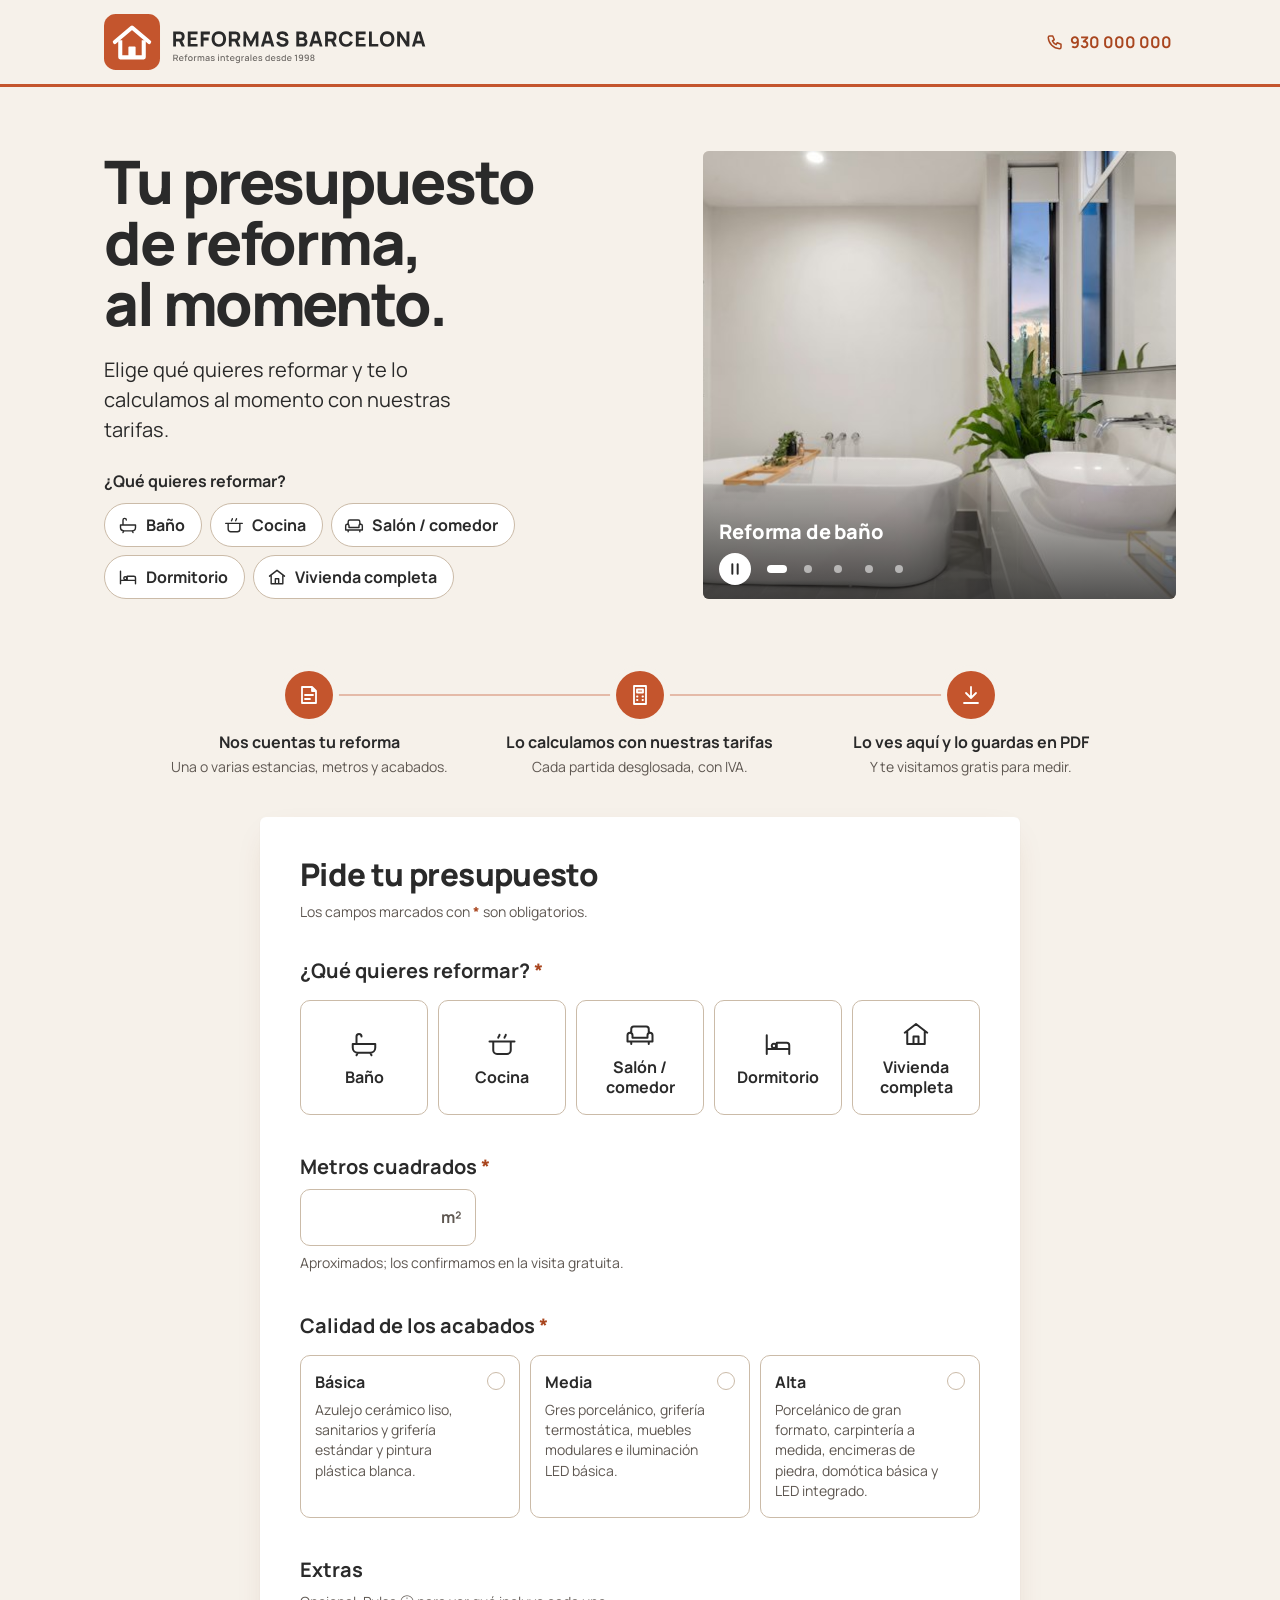
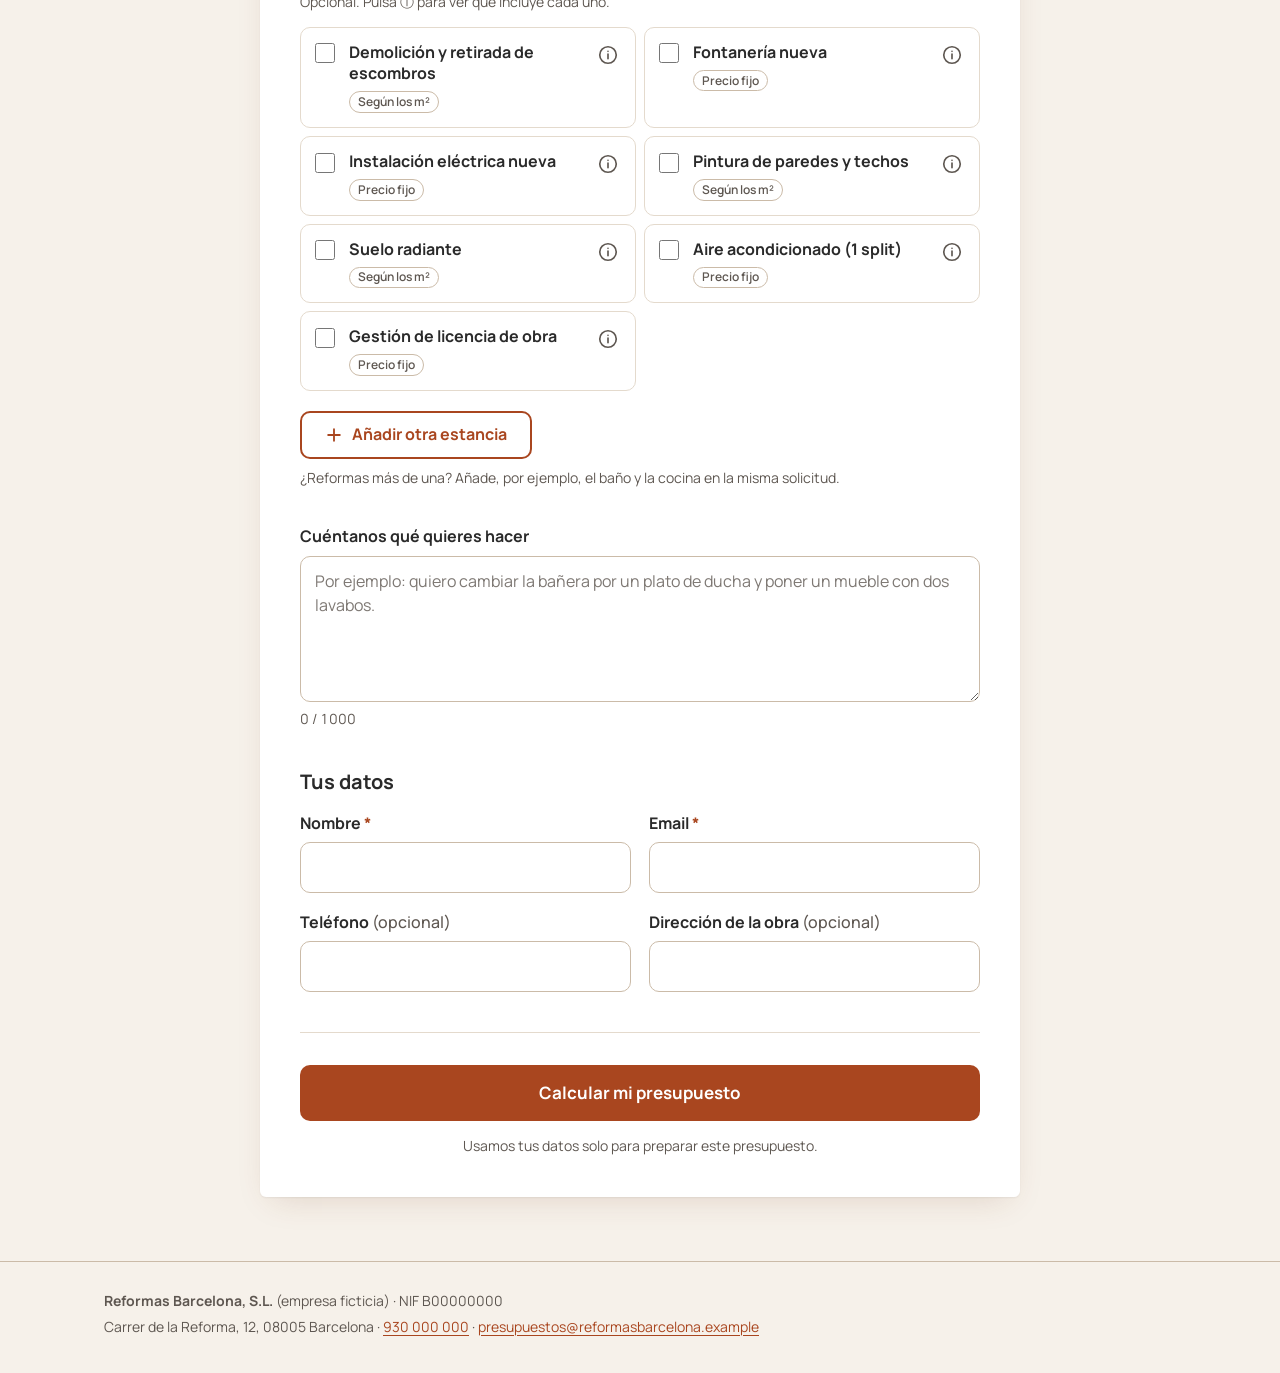
<file: web/index.html>
<!doctype html>
<html lang="es">
<head>
  <meta charset="utf-8">
  <meta name="viewport" content="width=device-width, initial-scale=1">
  <title>Pide tu presupuesto · Reformas Barcelona</title>
  <meta name="description" content="Pide el presupuesto de tu reforma en Barcelona y recíbelo al momento, calculado con nuestras tarifas.">
  <meta name="theme-color" content="#C4552D">
  <link rel="icon" href="assets/favicon.svg" type="image/svg+xml">
  <link rel="preconnect" href="https://fonts.googleapis.com">
  <link rel="preconnect" href="https://fonts.gstatic.com" crossorigin>
  <link href="https://fonts.googleapis.com/css2?family=Manrope:wght@400;500;600;700;800&display=swap" rel="stylesheet">
  <link rel="stylesheet" href="styles.css">
</head>
<body>
  <a class="saltar" href="#formulario">Ir al formulario</a>

  <header class="sitio-cabecera">
    <div class="contenedor sitio-cabecera__fila">
      <a class="marca" href="./">
        <img class="marca__logo" src="assets/reformas-barcelona-logo.svg" alt="Reformas Barcelona · Reformas integrales desde 1998" width="724" height="124">
      </a>
      <a class="sitio-cabecera__tel" href="tel:+34930000000" aria-label="Llámanos al 930 000 000">
        <svg aria-hidden="true" viewBox="0 0 24 24" width="18" height="18"><path d="M5 4h4l2 5-2.5 1.5a11 11 0 0 0 5 5L15 13l5 2v4a2 2 0 0 1-2 2A16 16 0 0 1 3 6a2 2 0 0 1 2-2" fill="none" stroke="currentColor" stroke-width="2" stroke-linejoin="round"/></svg>
        <span class="sitio-cabecera__numero" aria-hidden="true">930 000 000</span>
      </a>
    </div>
  </header>

  <main id="contenido">
    <section class="portada" aria-labelledby="portada-titulo">
      <div class="contenedor portada__rejilla">
        <div class="portada__texto">
          <h1 id="portada-titulo">Tu presupuesto de reforma, al momento.</h1>
          <p class="portada__entradilla">Elige qué quieres reformar y te lo calculamos al momento con nuestras tarifas.</p>
          <div class="atajos">
            <p class="atajos__titulo" id="atajos-titulo">¿Qué quieres reformar?</p>
            <ul class="atajos__lista" aria-labelledby="atajos-titulo">
              <li><button type="button" class="atajo" data-estancia="bano"><svg aria-hidden="true" viewBox="0 0 24 24"><path d="M3 12h18v3a4 4 0 0 1-4 4H7a4 4 0 0 1-4-4zM6 12V6a2 2 0 0 1 4 0M7 19l-1 2M17 19l1 2"/></svg>Baño</button></li>
              <li><button type="button" class="atajo" data-estancia="cocina"><svg aria-hidden="true" viewBox="0 0 24 24"><path d="M5 10h14v7a3 3 0 0 1-3 3H8a3 3 0 0 1-3-3zM2 10h3M19 10h3M9 7c0-1.2 1-1.2 1-2.5M14 7c0-1.2 1-1.2 1-2.5"/></svg>Cocina</button></li>
              <li><button type="button" class="atajo" data-estancia="salon"><svg aria-hidden="true" viewBox="0 0 24 24"><path d="M5 11V8a2 2 0 0 1 2-2h10a2 2 0 0 1 2 2v3M2 13a2 2 0 0 1 4 0v2h12v-2a2 2 0 0 1 4 0v5H2zM5 18v2M19 18v2"/></svg>Salón / comedor</button></li>
              <li><button type="button" class="atajo" data-estancia="dormitorio"><svg aria-hidden="true" viewBox="0 0 24 24"><path d="M3 5v15M3 16h18M21 20v-7a2 2 0 0 0-2-2h-8v5M7 13.5a1.75 1.75 0 1 0 0-.01"/></svg>Dormitorio</button></li>
              <li><button type="button" class="atajo" data-estancia="vivienda"><svg aria-hidden="true" viewBox="0 0 24 24"><path d="M3 11l9-7 9 7M5 9.5V20h14V9.5M10 20v-6h4v6"/></svg>Vivienda completa</button></li>
            </ul>
          </div>
        </div>
        <section class="portada__obras" id="obras" aria-roledescription="carrusel" aria-label="Obras terminadas">
          <ul class="obras__lista" aria-live="off">
            <li class="obra obra--visible" id="obra-1" role="group" aria-roledescription="diapositiva" aria-label="1 de 5: Reforma de baño">
              <img src="assets/obras/bano-1200.jpg" srcset="assets/obras/bano-600.jpg 600w, assets/obras/bano-1200.jpg 1200w" sizes="(min-width: 860px) 46vw, 100vw" width="1200" height="900" alt="Baño reformado con bañera exenta blanca, lavabo sobre encimera y una planta junto a la ventana." fetchpriority="high">
              <p class="obra__pie"><span class="obra__titulo">Reforma de baño</span></p>
            </li>
            <li class="obra" id="obra-2" role="group" aria-roledescription="diapositiva" aria-label="2 de 5: Reforma de cocina" inert>
              <img src="assets/obras/cocina-1200.jpg" srcset="assets/obras/cocina-600.jpg 600w, assets/obras/cocina-1200.jpg 1200w" sizes="(min-width: 860px) 46vw, 100vw" width="1200" height="900" alt="Cocina reformada con muebles claros sin tiradores, isla y un gran ventanal al jardín." loading="lazy">
              <p class="obra__pie"><span class="obra__titulo">Reforma de cocina</span></p>
            </li>
            <li class="obra" id="obra-3" role="group" aria-roledescription="diapositiva" aria-label="3 de 5: Reforma de salón" inert>
              <img src="assets/obras/salon-1200.jpg" srcset="assets/obras/salon-600.jpg 600w, assets/obras/salon-1200.jpg 1200w" sizes="(min-width: 860px) 46vw, 100vw" width="1200" height="900" alt="Salón luminoso en tonos crema con sofá blanco, butaca y dos espejos redondos de fibra." loading="lazy">
              <p class="obra__pie"><span class="obra__titulo">Reforma de salón</span></p>
            </li>
            <li class="obra" id="obra-4" role="group" aria-roledescription="diapositiva" aria-label="4 de 5: Reforma de dormitorio" inert>
              <img src="assets/obras/dormitorio-1200.jpg" srcset="assets/obras/dormitorio-600.jpg 600w, assets/obras/dormitorio-1200.jpg 1200w" sizes="(min-width: 860px) 46vw, 100vw" width="1200" height="900" alt="Dormitorio con cabecero tapizado, suelo de madera y ventanas altas que dan luz natural." loading="lazy">
              <p class="obra__pie"><span class="obra__titulo">Reforma de dormitorio</span></p>
            </li>
            <li class="obra" id="obra-5" role="group" aria-roledescription="diapositiva" aria-label="5 de 5: Reforma de vivienda completa" inert>
              <img src="assets/obras/vivienda-1200.jpg" srcset="assets/obras/vivienda-600.jpg 600w, assets/obras/vivienda-1200.jpg 1200w" sizes="(min-width: 860px) 46vw, 100vw" width="1200" height="900" alt="Piso reformado con salón, comedor y cocina abiertos, techos altos y balcón a la calle." loading="lazy">
              <p class="obra__pie"><span class="obra__titulo">Reforma de vivienda completa</span></p>
            </li>
          </ul>
          <div class="obras__controles">
            <button type="button" class="obras__pausa" id="obras-pausa" aria-label="Pausar el pase de fotos">
              <svg class="icono-pausa" aria-hidden="true" viewBox="0 0 24 24" width="16" height="16"><path d="M8 5v14M16 5v14" stroke="currentColor" stroke-width="3" stroke-linecap="round"/></svg>
              <svg class="icono-play" aria-hidden="true" viewBox="0 0 24 24" width="16" height="16"><path d="M8 5l11 7-11 7z" fill="currentColor"/></svg>
            </button>
            <div class="obras__puntos">
              <button type="button" class="obras__punto" data-obra="0" aria-controls="obra-1" aria-label="Ver reforma de baño" aria-current="true"></button>
              <button type="button" class="obras__punto" data-obra="1" aria-controls="obra-2" aria-label="Ver reforma de cocina"></button>
              <button type="button" class="obras__punto" data-obra="2" aria-controls="obra-3" aria-label="Ver reforma de salón"></button>
              <button type="button" class="obras__punto" data-obra="3" aria-controls="obra-4" aria-label="Ver reforma de dormitorio"></button>
              <button type="button" class="obras__punto" data-obra="4" aria-controls="obra-5" aria-label="Ver reforma de vivienda completa"></button>
            </div>
          </div>
        </section>
      </div>
    </section>

    <section class="pasos-franja" aria-labelledby="pasos-titulo">
      <div class="contenedor">
        <h2 class="sr" id="pasos-titulo">Así funciona</h2>
        <ol class="pasos">
          <li class="paso">
            <span class="paso__icono"><svg aria-hidden="true" viewBox="0 0 24 24"><path d="M5 4h10l4 4v12H5zM15 4v4h4M8 12h8M8 16h5"/></svg></span>
            <strong class="paso__titulo">Nos cuentas tu reforma</strong>
            <span class="paso__detalle">Una o varias estancias, metros y acabados.</span>
          </li>
          <li class="paso">
            <span class="paso__icono"><svg aria-hidden="true" viewBox="0 0 24 24"><path d="M6 3h12v18H6zM9 6.5h6v3H9zM9 13.5h.5M14.5 13.5h.5M9 17h.5M14.5 17h.5"/></svg></span>
            <strong class="paso__titulo">Lo calculamos con nuestras tarifas</strong>
            <span class="paso__detalle">Cada partida desglosada, con IVA.</span>
          </li>
          <li class="paso">
            <span class="paso__icono"><svg aria-hidden="true" viewBox="0 0 24 24"><path d="M12 4v11M7 10l5 5 5-5M5 20h14"/></svg></span>
            <strong class="paso__titulo">Lo ves aquí y lo guardas en PDF</strong>
            <span class="paso__detalle">Y te visitamos gratis para medir.</span>
          </li>
        </ol>
      </div>
    </section>

    <div class="contenedor zona-formulario" id="zona-formulario">
      <section class="hoja hoja--formulario" id="formulario" aria-labelledby="formulario-titulo">
        <h2 id="formulario-titulo" tabindex="-1">Pide tu presupuesto</h2>
        <p class="ayuda">Los campos marcados con <span class="obligatorio" aria-hidden="true">*</span><span class="sr">asterisco</span> son obligatorios.</p>

        <form id="form-presupuesto" novalidate>
          <fieldset class="form__campos" id="form-campos">

            <div class="estancias" id="estancias"></div>

            <div class="anadir-estancia">
              <button type="button" class="boton boton--secundario" id="boton-anadir-estancia">
                <svg aria-hidden="true" viewBox="0 0 24 24" width="20" height="20"><path d="M12 5v14M5 12h14"/></svg>
                Añadir otra estancia
              </button>
              <p class="ayuda" id="ayuda-anadir"></p>
              <p class="sr" id="aviso-estancias" aria-live="polite"></p>
            </div>

            <div class="campo">
              <label for="descripcion">Cuéntanos qué quieres hacer</label>
              <textarea id="descripcion" name="descripcion" rows="5" maxlength="1000" aria-describedby="contador-descripcion" placeholder="Por ejemplo: quiero cambiar la bañera por un plato de ducha y poner un mueble con dos lavabos."></textarea>
              <div class="campo__pie">
                <p class="ayuda contador" id="contador-descripcion">0 / 1000</p>
              </div>
            </div>

            <fieldset class="grupo grupo--datos">
              <legend class="grupo__titulo">Tus datos</legend>
              <div class="datos">
                <div class="campo">
                  <label for="nombre">Nombre <span class="obligatorio" aria-hidden="true">*</span></label>
                  <input id="nombre" name="nombre" type="text" autocomplete="name" maxlength="100" required aria-describedby="error-nombre">
                  <p class="campo__error" id="error-nombre" hidden></p>
                </div>
                <div class="campo">
                  <label for="email">Email <span class="obligatorio" aria-hidden="true">*</span></label>
                  <input id="email" name="email" type="email" autocomplete="email" inputmode="email" maxlength="150" required aria-describedby="error-email">
                  <p class="campo__error" id="error-email" hidden></p>
                </div>
                <div class="campo">
                  <label for="telefono">Teléfono <span class="opcional">(opcional)</span></label>
                  <input id="telefono" name="telefono" type="tel" autocomplete="tel" maxlength="20">
                </div>
                <div class="campo">
                  <label for="direccion">Dirección de la obra <span class="opcional">(opcional)</span></label>
                  <input id="direccion" name="direccion" type="text" autocomplete="street-address" maxlength="200">
                </div>
              </div>
            </fieldset>
          </fieldset>

          <div class="form__envio">
            <div class="aviso aviso--error" id="aviso-error" role="alert" hidden></div>
            <div class="cargando" id="cargando" aria-live="polite"></div>
            <button class="boton boton--primario boton--grande" type="submit" id="boton-enviar">Calcular mi presupuesto</button>
            <p class="ayuda">Usamos tus datos solo para preparar este presupuesto.</p>
          </div>
        </form>
      </section>
    </div>

    <section class="contenedor zona-presupuesto" id="zona-presupuesto" hidden aria-label="Tu presupuesto">
      <div class="acciones no-imprimir">
        <button class="boton boton--primario" type="button" id="boton-pdf">Descargar en PDF</button>
        <button class="boton boton--secundario" type="button" id="boton-otro">Pedir otro presupuesto</button>
      </div>
      <article class="hoja hoja--presupuesto" id="presupuesto"></article>
    </section>
  </main>

  <footer class="sitio-pie">
    <div class="contenedor">
      <p><strong>Reformas Barcelona, S.L.</strong> (empresa ficticia) · NIF B00000000</p>
      <p>Carrer de la Reforma, 12, 08005 Barcelona · <a href="tel:+34930000000">930 000 000</a> · <a href="mailto:presupuestos@reformasbarcelona.example">presupuestos@reformasbarcelona.example</a></p>
    </div>
  </footer>

  <!-- Bloque de una estancia. app.js lo clona y cambia __N__ por el número del bloque. -->
  <template id="plantilla-estancia">
    <section class="bloque-estancia" aria-labelledby="titulo-estancia-__N__">
      <div class="bloque-estancia__cabecera">
        <h3 class="bloque-estancia__titulo" id="titulo-estancia-__N__" tabindex="-1">Estancia</h3>
        <button type="button" class="bloque-estancia__quitar">
          <svg aria-hidden="true" viewBox="0 0 24 24" width="16" height="16"><path d="M6 6l12 12M18 6L6 18"/></svg>
          Quitar
        </button>
      </div>

      <fieldset class="grupo" id="grupo-estancia-__N__" aria-describedby="error-estancia-__N__">
        <legend class="grupo__titulo">¿Qué quieres reformar? <span class="obligatorio" aria-hidden="true">*</span></legend>
        <div class="opciones opciones--estancia">
          <label class="opcion">
            <input type="radio" name="estancia-__N__" value="bano" required>
            <svg class="opcion__icono" aria-hidden="true" viewBox="0 0 24 24"><path d="M3 12h18v3a4 4 0 0 1-4 4H7a4 4 0 0 1-4-4zM6 12V6a2 2 0 0 1 4 0M7 19l-1 2M17 19l1 2"/></svg>
            <span class="opcion__nombre">Baño</span>
          </label>
          <label class="opcion">
            <input type="radio" name="estancia-__N__" value="cocina">
            <svg class="opcion__icono" aria-hidden="true" viewBox="0 0 24 24"><path d="M5 10h14v7a3 3 0 0 1-3 3H8a3 3 0 0 1-3-3zM2 10h3M19 10h3M9 7c0-1.2 1-1.2 1-2.5M14 7c0-1.2 1-1.2 1-2.5"/></svg>
            <span class="opcion__nombre">Cocina</span>
          </label>
          <label class="opcion">
            <input type="radio" name="estancia-__N__" value="salon">
            <svg class="opcion__icono" aria-hidden="true" viewBox="0 0 24 24"><path d="M5 11V8a2 2 0 0 1 2-2h10a2 2 0 0 1 2 2v3M2 13a2 2 0 0 1 4 0v2h12v-2a2 2 0 0 1 4 0v5H2zM5 18v2M19 18v2"/></svg>
            <span class="opcion__nombre">Salón / comedor</span>
          </label>
          <label class="opcion">
            <input type="radio" name="estancia-__N__" value="dormitorio">
            <svg class="opcion__icono" aria-hidden="true" viewBox="0 0 24 24"><path d="M3 5v15M3 16h18M21 20v-7a2 2 0 0 0-2-2h-8v5M7 13.5a1.75 1.75 0 1 0 0-.01"/></svg>
            <span class="opcion__nombre">Dormitorio</span>
          </label>
          <label class="opcion">
            <input type="radio" name="estancia-__N__" value="vivienda">
            <svg class="opcion__icono" aria-hidden="true" viewBox="0 0 24 24"><path d="M3 11l9-7 9 7M5 9.5V20h14V9.5M10 20v-6h4v6"/></svg>
            <span class="opcion__nombre">Vivienda completa</span>
          </label>
        </div>
        <p class="campo__error" id="error-estancia-__N__" hidden></p>
      </fieldset>

      <div class="campo campo--m2">
        <label for="m2-__N__">Metros cuadrados <span class="obligatorio" aria-hidden="true">*</span></label>
        <div class="campo__unidad">
          <input id="m2-__N__" name="m2-__N__" type="number" inputmode="decimal" min="1" max="500" step="0.1" required aria-describedby="ayuda-m2-__N__ error-m2-__N__">
          <span aria-hidden="true">m²</span>
        </div>
        <p class="ayuda" id="ayuda-m2-__N__">Aproximados; los confirmamos en la visita gratuita.</p>
        <p class="campo__error" id="error-m2-__N__" hidden></p>
      </div>

      <fieldset class="grupo" id="grupo-calidad-__N__" aria-describedby="error-calidad-__N__">
        <legend class="grupo__titulo">Calidad de los acabados <span class="obligatorio" aria-hidden="true">*</span></legend>
        <div class="opciones opciones--calidad">
          <label class="opcion opcion--texto">
            <input type="radio" name="calidad-__N__" value="basica" required>
            <span class="opcion__nombre">Básica</span>
            <span class="opcion__detalle">Azulejo cerámico liso, sanitarios y grifería estándar y pintura plástica blanca.</span>
          </label>
          <label class="opcion opcion--texto">
            <input type="radio" name="calidad-__N__" value="media">
            <span class="opcion__nombre">Media</span>
            <span class="opcion__detalle">Gres porcelánico, grifería termostática, muebles modulares e iluminación LED básica.</span>
          </label>
          <label class="opcion opcion--texto">
            <input type="radio" name="calidad-__N__" value="alta">
            <span class="opcion__nombre">Alta</span>
            <span class="opcion__detalle">Porcelánico de gran formato, carpintería a medida, encimeras de piedra, domótica básica y LED integrado.</span>
          </label>
        </div>
        <p class="campo__error" id="error-calidad-__N__" hidden></p>
      </fieldset>

      <fieldset class="grupo">
        <legend class="grupo__titulo">Extras</legend>
        <p class="ayuda grupo__ayuda">Opcional. Pulsa <span aria-hidden="true">ⓘ</span><span class="sr">el botón de información</span> para ver qué incluye cada uno.</p>
        <div class="extras">
          <div class="extra">
            <label class="extra__principal">
              <input type="checkbox" name="extras-__N__" value="demolicion">
              <span class="extra__nombre">Demolición y retirada de escombros</span>
              <span class="extra__tipo">Según los m²</span>
            </label>
            <button type="button" class="extra__info" popovertarget="info-demolicion-__N__" aria-label="Más información sobre Demolición y retirada de escombros">
              <svg aria-hidden="true" viewBox="0 0 24 24"><circle cx="12" cy="12" r="9"/><path d="M12 11v5M12 8h.01"/></svg>
            </button>
            <div class="extra__popover" id="info-demolicion-__N__" popover>
              <p class="extra__popover-titulo">Demolición y retirada de escombros</p>
              <p>Retiramos el revestimiento de paredes y suelo y los sanitarios actuales, y llevamos los escombros al punto limpio. Es necesaria si vas a cambiar azulejos, suelo o sanitarios.</p>
              <p class="extra__popover-cobro">Se calcula según los m² de la estancia.</p>
            </div>
          </div>
          <div class="extra">
            <label class="extra__principal">
              <input type="checkbox" name="extras-__N__" value="fontaneria">
              <span class="extra__nombre">Fontanería nueva</span>
              <span class="extra__tipo">Precio fijo</span>
            </label>
            <button type="button" class="extra__info" popovertarget="info-fontaneria-__N__" aria-label="Más información sobre Fontanería nueva">
              <svg aria-hidden="true" viewBox="0 0 24 24"><circle cx="12" cy="12" r="9"/><path d="M12 11v5M12 8h.01"/></svg>
            </button>
            <div class="extra__popover" id="info-fontaneria-__N__" popover>
              <p class="extra__popover-titulo">Fontanería nueva</p>
              <p>Cambiamos todas las tuberías de agua y los desagües de la estancia. Muy recomendable si la instalación tiene muchos años o es la original.</p>
              <p class="extra__popover-cobro">Precio fijo por estancia.</p>
            </div>
          </div>
          <div class="extra">
            <label class="extra__principal">
              <input type="checkbox" name="extras-__N__" value="electricidad">
              <span class="extra__nombre">Instalación eléctrica nueva</span>
              <span class="extra__tipo">Precio fijo</span>
            </label>
            <button type="button" class="extra__info" popovertarget="info-electricidad-__N__" aria-label="Más información sobre Instalación eléctrica nueva">
              <svg aria-hidden="true" viewBox="0 0 24 24"><circle cx="12" cy="12" r="9"/><path d="M12 11v5M12 8h.01"/></svg>
            </button>
            <div class="extra__popover" id="info-electricidad-__N__" popover>
              <p class="extra__popover-titulo">Instalación eléctrica nueva</p>
              <p>Cableado, enchufes, mecanismos y cuadro eléctrico nuevos. Incluye el boletín, el certificado que necesitas para dar de alta la luz.</p>
              <p class="extra__popover-cobro">Precio fijo por estancia.</p>
            </div>
          </div>
          <div class="extra">
            <label class="extra__principal">
              <input type="checkbox" name="extras-__N__" value="pintura">
              <span class="extra__nombre">Pintura de paredes y techos</span>
              <span class="extra__tipo">Según los m²</span>
            </label>
            <button type="button" class="extra__info" popovertarget="info-pintura-__N__" aria-label="Más información sobre Pintura de paredes y techos">
              <svg aria-hidden="true" viewBox="0 0 24 24"><circle cx="12" cy="12" r="9"/><path d="M12 11v5M12 8h.01"/></svg>
            </button>
            <div class="extra__popover" id="info-pintura-__N__" popover>
              <p class="extra__popover-titulo">Pintura de paredes y techos</p>
              <p>Dos manos de pintura plástica en paredes y techo de la estancia.</p>
              <p class="extra__popover-cobro">Se calcula según los m² de la estancia.</p>
            </div>
          </div>
          <div class="extra">
            <label class="extra__principal">
              <input type="checkbox" name="extras-__N__" value="suelo_radiante">
              <span class="extra__nombre">Suelo radiante</span>
              <span class="extra__tipo">Según los m²</span>
            </label>
            <button type="button" class="extra__info" popovertarget="info-suelo-radiante-__N__" aria-label="Más información sobre Suelo radiante">
              <svg aria-hidden="true" viewBox="0 0 24 24"><circle cx="12" cy="12" r="9"/><path d="M12 11v5M12 8h.01"/></svg>
            </button>
            <div class="extra__popover" id="info-suelo-radiante-__N__" popover>
              <p class="extra__popover-titulo">Suelo radiante</p>
              <p>Suelo radiante por agua conectado a la caldera que ya tienes. Reparte el calor de forma uniforme y te ahorra radiadores en la pared.</p>
              <p class="extra__popover-cobro">Se calcula según los m² de la estancia.</p>
            </div>
          </div>
          <div class="extra">
            <label class="extra__principal">
              <input type="checkbox" name="extras-__N__" value="aire_acondicionado">
              <span class="extra__nombre">Aire acondicionado (1 split)</span>
              <span class="extra__tipo">Precio fijo</span>
            </label>
            <button type="button" class="extra__info" popovertarget="info-aire-acondicionado-__N__" aria-label="Más información sobre Aire acondicionado (1 split)">
              <svg aria-hidden="true" viewBox="0 0 24 24"><circle cx="12" cy="12" r="9"/><path d="M12 11v5M12 8h.01"/></svg>
            </button>
            <div class="extra__popover" id="info-aire-acondicionado-__N__" popover>
              <p class="extra__popover-titulo">Aire acondicionado (1 split)</p>
              <p>Suministro e instalación de un equipo split con bomba de calor: enfría en verano y calienta en invierno.</p>
              <p class="extra__popover-cobro">Precio fijo, un equipo.</p>
            </div>
          </div>
          <div class="extra">
            <label class="extra__principal">
              <input type="checkbox" name="extras-__N__" value="licencia">
              <span class="extra__nombre">Gestión de licencia de obra</span>
              <span class="extra__tipo">Precio fijo</span>
            </label>
            <button type="button" class="extra__info" popovertarget="info-licencia-__N__" aria-label="Más información sobre Gestión de licencia de obra">
              <svg aria-hidden="true" viewBox="0 0 24 24"><circle cx="12" cy="12" r="9"/><path d="M12 11v5M12 8h.01"/></svg>
            </button>
            <div class="extra__popover" id="info-licencia-__N__" popover>
              <p class="extra__popover-titulo">Gestión de licencia de obra</p>
              <p>Tramitamos por ti el permiso de obra en el ayuntamiento. Si no sabes si tu reforma lo necesita, lo vemos en la visita técnica.</p>
              <p class="extra__popover-cobro">Precio fijo, una vez por obra aunque lo marques en varias estancias.</p>
            </div>
          </div>
        </div>
      </fieldset>
    </section>
  </template>

  <script src="config.js"></script>
  <script src="app.js"></script>
</body>
</html>
</file>
<file: web/styles.css>
/* ==========================================================================
   Reformas Barcelona · Presupuestos
   Colores de marca como variables: no escribas hex sueltos fuera de :root.
   ========================================================================== */

:root {
  /* Marca */
  --color-primario: #C4552D;          /* terracota: líneas, títulos grandes, total */
  --color-primario-oscuro: #A9461F;   /* terracota para texto pequeño y botones (AA con blanco y con crema) */
  --color-primario-hundido: #8E3A19;  /* hover / pulsado */
  --color-primario-suave: #F6E4D9;    /* fondo de opción elegida */
  --color-texto: #2A2A2A;             /* antracita */
  --color-texto-suave: #5E5751;
  --color-fondo: #F6F1EA;             /* crema */
  --color-papel: #FFFFFF;
  --color-linea: #E4DACD;
  --color-linea-fuerte: #CBBBA8;
  --color-error: #B3261E;
  --color-error-fondo: #FCEDEB;
  --color-blanco: #FFFFFF;

  /* Velo oscuro bajo el texto de las fotos */
  --color-velo: rgb(42 42 42 / 0.78);

  /* Tipografía: escala 1,25 sobre 16 px */
  --fuente: "Manrope", system-ui, sans-serif;
  --texto-xs: 0.8125rem;
  --texto-s: 0.875rem;
  --texto-m: 1rem;
  --texto-l: 1.25rem;
  --texto-xl: 1.5625rem;
  --texto-xxl: 1.953rem;

  /* Espacio y forma */
  --radio-hoja: 6px;
  --radio-control: 10px;
  --sombra-hoja: 0 1px 2px rgb(42 42 42 / 0.06), 0 12px 32px -12px rgb(120 60 30 / 0.18);
  --ancho: 1120px;
  --foco: 0 0 0 3px var(--color-fondo), 0 0 0 5px var(--color-primario-oscuro);

  color-scheme: light;
}

*, *::before, *::after { box-sizing: border-box; }
[hidden] { display: none !important; }

html { scroll-padding-top: 1.5rem; -webkit-text-size-adjust: 100%; }

body {
  margin: 0;
  font-family: var(--fuente);
  font-size: var(--texto-m);
  line-height: 1.55;
  color: var(--color-texto);
  background: var(--color-fondo);
  -webkit-font-smoothing: antialiased;
}

h1, h2, h3 { line-height: 1.15; margin: 0; }
p { margin: 0; }
img, svg { display: block; }
a { color: var(--color-primario-oscuro); text-underline-offset: 0.18em; }
a:hover { color: var(--color-primario-hundido); }

:focus-visible { outline: none; box-shadow: var(--foco); border-radius: 4px; }

.sr {
  position: absolute; width: 1px; height: 1px; padding: 0; margin: -1px;
  overflow: hidden; clip: rect(0 0 0 0); white-space: nowrap; border: 0;
}

.saltar {
  position: absolute; left: 1rem; top: -4rem; z-index: 10;
  padding: 0.6rem 1rem; background: var(--color-texto); color: var(--color-blanco);
  border-radius: var(--radio-control); font-weight: 700;
}
.saltar:focus { top: 1rem; color: var(--color-blanco); }

.contenedor { width: 100%; max-width: var(--ancho); margin-inline: auto; padding-inline: 1rem; }
@media (min-width: 640px) { .contenedor { padding-inline: 1.5rem; } }

/* --------------------------------------------------------------------------
   Marca (cabecera del sitio y de la hoja)
   -------------------------------------------------------------------------- */

.marca { display: inline-flex; flex: none; border-radius: 4px; }
/* Logo oficial (icono + nombre + lema). Proporción 724 × 124. */
.marca__logo { height: 40px; width: auto; }
@media (min-width: 640px) { .marca__logo { height: 56px; } }

/* --------------------------------------------------------------------------
   Cabecera del sitio
   -------------------------------------------------------------------------- */

.sitio-cabecera { background: var(--color-fondo); border-bottom: 3px solid var(--color-primario); }
.sitio-cabecera__fila {
  display: flex; align-items: center; justify-content: space-between; gap: 1rem;
  padding-block: 0.875rem;
}
.sitio-cabecera__tel {
  display: inline-flex; align-items: center; gap: 0.4rem;
  font-weight: 700; text-decoration: none; white-space: nowrap;
  padding: 0.5rem 0.25rem;
}
/* En pantallas estrechas el logo necesita el ancho: el teléfono queda solo con el icono */
@media (max-width: 479px) {
  .sitio-cabecera__numero { display: none; }
  .sitio-cabecera__tel { min-width: 44px; min-height: 44px; justify-content: center; border: 1.5px solid var(--color-primario-oscuro); border-radius: var(--radio-control); }
}

/* --------------------------------------------------------------------------
   Portada
   -------------------------------------------------------------------------- */

.portada { padding-block: 2.5rem 3rem; }
.portada__rejilla { display: grid; gap: 2rem; align-items: stretch; }
.portada__texto { display: flex; flex-direction: column; align-items: flex-start; gap: 1.25rem; align-self: center; }
.portada h1 {
  font-size: clamp(2.25rem, 1.4rem + 4vw, 3.75rem);
  font-weight: 800;
  letter-spacing: -0.035em;
  line-height: 1.02;
  max-width: 13ch;
  text-wrap: balance;
}
.portada__entradilla { font-size: var(--texto-l); line-height: 1.5; max-width: 34ch; color: var(--color-texto); }

/* Accesos directos: eligen la estancia y llevan al formulario */
.atajos { display: grid; gap: 0.6rem; margin-top: 0.25rem; }
.atajos__titulo { font-weight: 700; }
.atajos__lista { list-style: none; margin: 0; padding: 0; display: flex; flex-wrap: wrap; gap: 0.5rem; }
.atajo {
  display: inline-flex; align-items: center; gap: 0.5rem; min-height: 44px; padding: 0.5rem 1rem 0.5rem 0.8rem;
  font: inherit; font-weight: 700; color: var(--color-texto);
  background: var(--color-papel); border: 1.5px solid var(--color-linea-fuerte); border-radius: 999px;
  cursor: pointer; transition: border-color 0.15s, color 0.15s, background-color 0.15s;
}
.atajo svg { width: 20px; height: 20px; flex: none; fill: none; stroke: currentColor; stroke-width: 1.7; stroke-linecap: round; stroke-linejoin: round; }
.atajo:hover { border-color: var(--color-primario-oscuro); color: var(--color-primario-oscuro); background: var(--color-primario-suave); }
.atajo:focus-visible { border-radius: 999px; }

/* Fotos de obras terminadas: fundido entre diapositivas */
.portada__obras {
  position: relative; aspect-ratio: 4 / 3; border-radius: var(--radio-hoja);
  overflow: hidden; background: var(--color-linea);
}
.obras__lista { list-style: none; margin: 0; padding: 0; position: absolute; inset: 0; }
.obra {
  position: absolute; inset: 0; margin: 0;
  opacity: 0; visibility: hidden;
  transition: opacity 0.9s ease, visibility 0s linear 0.9s;
}
.obra--visible { opacity: 1; visibility: visible; transition: opacity 0.9s ease, visibility 0s; }
.obra img { width: 100%; height: 100%; object-fit: cover; }
.obra__pie {
  position: absolute; left: 0; right: 0; bottom: 0;
  display: flex; flex-direction: column; gap: 0.1rem;
  padding: 3rem 1rem 3.25rem;
  background: linear-gradient(to top, var(--color-velo), transparent);
  color: var(--color-blanco);
}
.obra__titulo { font-weight: 800; font-size: var(--texto-l); letter-spacing: -0.01em; }

.obras__controles {
  position: absolute; left: 1rem; bottom: 0.875rem;
  display: flex; align-items: center; gap: 0.75rem;
}
.obras__pausa {
  display: grid; place-items: center; width: 32px; height: 32px; padding: 0;
  border: 0; border-radius: 50%; cursor: pointer;
  background: var(--color-blanco); color: var(--color-texto);
}
.obras__pausa .icono-play { display: none; }
.obras__pausa[aria-pressed="true"] .icono-pausa { display: none; }
.obras__pausa[aria-pressed="true"] .icono-play { display: block; }
.obras__puntos { display: flex; gap: 0.15rem; }
.obras__punto {
  width: 28px; height: 28px; padding: 0; border: 0; background: transparent; cursor: pointer;
  display: grid; place-items: center; border-radius: 50%;
}
.obras__punto::before {
  content: ""; width: 8px; height: 8px; border-radius: 999px;
  background: var(--color-blanco); opacity: 0.55;
  transition: width 0.3s, opacity 0.3s;
}
.obras__punto[aria-current="true"]::before { width: 20px; opacity: 1; }
.obras__pausa:focus-visible, .obras__punto:focus-visible { box-shadow: 0 0 0 2px var(--color-texto), 0 0 0 4px var(--color-blanco); }

@media (min-width: 860px) {
  .portada { padding-block: 4rem 4.5rem; }
  .portada__rejilla { grid-template-columns: 1.15fr 1fr; gap: 3.5rem; }
  .portada__obras { aspect-ratio: auto; min-height: 400px; }
}

/* --------------------------------------------------------------------------
   Botones
   -------------------------------------------------------------------------- */

.boton {
  display: inline-flex; align-items: center; justify-content: center; gap: 0.5rem;
  min-height: 48px; padding: 0.75rem 1.4rem;
  font: inherit; font-weight: 700; line-height: 1.2; text-decoration: none;
  border-radius: var(--radio-control); border: 2px solid transparent; cursor: pointer;
  transition: background-color 0.15s, color 0.15s, border-color 0.15s;
}
.boton--primario { background: var(--color-primario-oscuro); color: var(--color-blanco); }
.boton--primario:hover { background: var(--color-primario-hundido); color: var(--color-blanco); }
.boton--secundario { background: transparent; color: var(--color-primario-oscuro); border-color: var(--color-primario-oscuro); }
.boton--secundario:hover { background: var(--color-primario-suave); color: var(--color-primario-hundido); }
.boton--grande { width: 100%; min-height: 56px; font-size: 1.0625rem; }
.boton:disabled { cursor: progress; opacity: 0.75; }
.boton:focus-visible { border-radius: var(--radio-control); }

/* --------------------------------------------------------------------------
   Hoja (formulario y presupuesto comparten el papel)
   -------------------------------------------------------------------------- */

.hoja {
  background: var(--color-papel);
  border-radius: var(--radio-hoja);
  box-shadow: var(--sombra-hoja);
  padding: 1.5rem 1rem;
}
@media (min-width: 640px) { .hoja { padding: 2.5rem; } }

/* --------------------------------------------------------------------------
   Formulario
   -------------------------------------------------------------------------- */

.zona-formulario { max-width: calc(760px + 3rem); padding-bottom: 4rem; }

.hoja--formulario h2 { font-size: var(--texto-xxl); font-weight: 800; letter-spacing: -0.02em; }
.hoja--formulario > .ayuda { margin-top: 0.5rem; }
.hoja--formulario h2:focus-visible { box-shadow: none; text-decoration: underline; text-decoration-color: var(--color-primario); }

.form__campos { display: grid; gap: 2.25rem; margin-top: 2rem; }
.form__campos:disabled { opacity: 0.6; }

fieldset { border: 0; margin: 0; padding: 0; min-width: 0; }
.grupo__titulo { font-size: var(--texto-l); font-weight: 700; padding: 0; margin-bottom: 0.875rem; }
.grupo__ayuda { margin-top: -0.5rem; margin-bottom: 0.875rem; }

.obligatorio { color: var(--color-primario-oscuro); font-weight: 700; }
.opcional { color: var(--color-texto-suave); font-weight: 500; }
.ayuda { font-size: var(--texto-s); color: var(--color-texto-suave); }

/* Opciones (estancia y calidad) */
.opciones { display: grid; gap: 0.625rem; }
.opciones--estancia { grid-template-columns: repeat(2, minmax(0, 1fr)); }
.opciones--estancia .opcion:last-child { grid-column: 1 / -1; }
@media (min-width: 560px) {
  .opciones--estancia { grid-template-columns: repeat(5, minmax(0, 1fr)); }
  .opciones--estancia .opcion:last-child { grid-column: auto; }
}
.opciones--calidad { grid-template-columns: 1fr; }
@media (min-width: 640px) { .opciones--calidad { grid-template-columns: repeat(3, minmax(0, 1fr)); } }

.opcion {
  position: relative; display: flex; flex-direction: column; gap: 0.5rem;
  padding: 1rem 0.875rem; min-height: 56px;
  background: var(--color-papel);
  border: 1.5px solid var(--color-linea-fuerte);
  border-radius: var(--radio-control);
  cursor: pointer;
  transition: border-color 0.15s, background-color 0.15s;
}
.opciones--estancia .opcion { align-items: center; text-align: center; justify-content: center; padding-block: 1.1rem; }
.opcion:hover { border-color: var(--color-primario); }
.opcion input { position: absolute; opacity: 0; inset: 0; margin: 0; cursor: pointer; }
.opcion__icono {
  width: 30px; height: 30px; fill: none; stroke: var(--color-texto);
  stroke-width: 1.6; stroke-linecap: round; stroke-linejoin: round;
}
.opcion__nombre { font-weight: 700; line-height: 1.25; }
.opcion__detalle { font-size: var(--texto-s); color: var(--color-texto-suave); line-height: 1.45; }
.opcion--texto { padding-right: 2.5rem; }

.opcion:has(input:checked) {
  border-color: var(--color-primario-oscuro);
  background: var(--color-primario-suave);
  box-shadow: inset 0 0 0 1px var(--color-primario-oscuro);
}
.opcion:has(input:checked) .opcion__icono { stroke: var(--color-primario-oscuro); }
.opcion:has(input:focus-visible) { box-shadow: var(--foco); }
/* Marca de elegido en las tarjetas de calidad */
.opcion--texto::after {
  content: ""; position: absolute; top: 1rem; right: 0.875rem;
  width: 18px; height: 18px; border-radius: 50%;
  border: 1.5px solid var(--color-linea-fuerte); background: var(--color-papel);
}
.opcion--texto:has(input:checked)::after {
  border: 5px solid var(--color-primario-oscuro);
}

/* Extras: casilla + nombre + distintivo; el detalle va en una ventanita (popover) */
.extras { display: grid; gap: 0.5rem; }
@media (min-width: 640px) { .extras { grid-template-columns: repeat(2, minmax(0, 1fr)); } }
.extra {
  position: relative;
  border: 1.5px solid var(--color-linea); border-radius: var(--radio-control);
  transition: border-color 0.15s, background-color 0.15s;
}
.extra:hover { border-color: var(--color-primario); }
.extra:has(input:checked) { border-color: var(--color-primario-oscuro); background: var(--color-primario-suave); }
.extra:has(input:focus-visible) { box-shadow: var(--foco); }
.extra__principal {
  display: grid; grid-template-columns: 22px 1fr; align-content: start; column-gap: 0.75rem;
  height: 100%; padding: 0.875rem 3.25rem 0.875rem 0.875rem; cursor: pointer;
}
.extra__principal input {
  grid-row: 1 / span 2; width: 20px; height: 20px; margin: 0.1rem 0 0;
  accent-color: var(--color-primario-oscuro); cursor: pointer;
}
.extra__principal input:focus-visible { box-shadow: none; }
.extra__nombre { font-weight: 700; line-height: 1.35; }
/* Distintivo: si el extra se cobra una vez o según los metros */
.extra__tipo {
  justify-self: start; margin-top: 0.4rem;
  padding: 0.05rem 0.5rem; border: 1px solid var(--color-linea-fuerte); border-radius: 999px;
  font-size: 0.75rem; font-weight: 600; line-height: 1.5; color: var(--color-texto-suave);
}
.extra__info {
  position: absolute; top: 0.45rem; right: 0.45rem;
  display: grid; place-items: center; width: 40px; height: 40px; padding: 0;
  border: 0; border-radius: 50%; background: transparent; color: var(--color-texto-suave); cursor: pointer;
  transition: background-color 0.15s, color 0.15s;
}
.extra__info svg { width: 22px; height: 22px; fill: none; stroke: currentColor; stroke-width: 1.8; stroke-linecap: round; }
.extra__info:hover, .extra__info[aria-expanded="true"] { background: var(--color-primario-suave); color: var(--color-primario-oscuro); }
.extra__info:focus-visible { border-radius: 50%; }

.extra__popover {
  /* Posición fija; app.js la coloca bajo el botón en pantallas anchas */
  position: fixed; inset: auto; margin: 0;
  width: min(320px, calc(100vw - 2rem));
  padding: 1rem 1.1rem; border: 1px solid var(--color-linea); border-radius: var(--radio-control);
  background: var(--color-papel); color: var(--color-texto); box-shadow: var(--sombra-hoja);
  font-size: var(--texto-s); line-height: 1.5;
}
.extra__popover p + p { margin-top: 0.5rem; }
.extra__popover-titulo { font-weight: 800; font-size: var(--texto-m); }
.extra__popover-cobro { color: var(--color-texto-suave); font-weight: 600; }
@media (max-width: 559px) {
  /* En móvil, la ventanita aparece abajo, a todo el ancho */
  .extra__popover { left: 1rem; right: 1rem; bottom: 1rem; width: auto; }
}

/* Estancias: una o varias en la misma solicitud. Con una sola no se nota el bloque. */
.estancias { display: grid; gap: 1.25rem; }
.bloque-estancia { display: grid; gap: 2.25rem; }
.estancias--varias .bloque-estancia {
  padding: 1.25rem 1rem 1.5rem;
  border: 1.5px solid var(--color-linea); border-radius: var(--radio-control);
}
@media (min-width: 640px) { .estancias--varias .bloque-estancia { padding: 1.5rem; } }
.bloque-estancia__cabecera {
  display: flex; align-items: center; justify-content: space-between; gap: 1rem;
  margin-bottom: -0.75rem; padding-bottom: 0.875rem; border-bottom: 1px solid var(--color-linea);
}
.bloque-estancia__titulo { font-size: var(--texto-l); font-weight: 800; color: var(--color-primario-oscuro); }
.bloque-estancia__titulo:focus-visible { box-shadow: none; text-decoration: underline; }
.bloque-estancia__quitar {
  display: inline-flex; align-items: center; gap: 0.35rem; flex: none; min-height: 44px; padding: 0.4rem 0.9rem;
  font: inherit; font-size: var(--texto-s); font-weight: 700; color: var(--color-texto-suave);
  background: transparent; border: 1.5px solid var(--color-linea-fuerte); border-radius: 999px; cursor: pointer;
  transition: border-color 0.15s, color 0.15s, background-color 0.15s;
}
.bloque-estancia__quitar svg { fill: none; stroke: currentColor; stroke-width: 2.2; stroke-linecap: round; }
.bloque-estancia__quitar:hover { color: var(--color-error); border-color: var(--color-error); background: var(--color-error-fondo); }
.bloque-estancia__quitar:focus-visible { border-radius: 999px; }

.anadir-estancia { display: grid; gap: 0.5rem; justify-items: start; margin-top: -1rem; }
.anadir-estancia svg { fill: none; stroke: currentColor; stroke-width: 2.2; stroke-linecap: round; }
@media (max-width: 479px) { .anadir-estancia .boton { width: 100%; } }

/* Campos de texto */
.campo { display: grid; gap: 0.4rem; }
.campo > label { font-weight: 700; }
.campo--m2 > label { font-size: var(--texto-l); }

input[type="text"], input[type="email"], input[type="tel"], input[type="number"], textarea {
  width: 100%; font: inherit; color: var(--color-texto);
  background: var(--color-papel);
  border: 1.5px solid var(--color-linea-fuerte); border-radius: var(--radio-control);
  padding: 0.75rem 0.875rem; min-height: 48px;
  transition: border-color 0.15s;
}
textarea { resize: vertical; min-height: 8rem; line-height: 1.5; }
input:hover, textarea:hover { border-color: var(--color-texto-suave); }
input:focus-visible, textarea:focus-visible { border-color: var(--color-primario-oscuro); border-radius: var(--radio-control); }
::placeholder { color: var(--color-texto-suave); opacity: 0.8; }

.campo__unidad { position: relative; max-width: 11rem; }
.campo__unidad input { padding-right: 3rem; font-size: var(--texto-l); font-weight: 700; }
.campo__unidad span {
  position: absolute; right: 0.875rem; top: 50%; transform: translateY(-50%);
  font-weight: 700; color: var(--color-texto-suave); pointer-events: none;
}

.campo__pie { display: flex; justify-content: space-between; gap: 1rem; align-items: baseline; }
.contador { white-space: nowrap; font-variant-numeric: tabular-nums; }

.datos { display: grid; gap: 1.1rem; }
@media (min-width: 640px) { .datos { grid-template-columns: repeat(2, minmax(0, 1fr)); } }

/* Errores */
.campo__error {
  display: flex; gap: 0.4rem; align-items: flex-start;
  font-size: var(--texto-s); font-weight: 600; color: var(--color-error);
}
.campo__error::before { content: "!"; flex: none; display: grid; place-items: center; width: 1.1rem; height: 1.1rem; margin-top: 0.1rem; border-radius: 50%; background: var(--color-error); color: var(--color-blanco); font-size: 0.75rem; font-weight: 800; }
.grupo .campo__error { margin-top: 0.6rem; }
[aria-invalid="true"] { border-color: var(--color-error) !important; }
.grupo--invalido .opcion { border-color: var(--color-error); }

/* Envío */
.form__envio { display: grid; gap: 0.875rem; margin-top: 2.5rem; padding-top: 2rem; border-top: 1px solid var(--color-linea); }
.form__envio > .ayuda { text-align: center; }

.aviso { padding: 1rem 1.1rem; border-radius: var(--radio-control); font-weight: 600; }
.aviso--error { background: var(--color-error-fondo); color: var(--color-error); border-left: 4px solid var(--color-error); }

.cargando:empty { display: none; }
.cargando {
  display: flex; align-items: center; gap: 0.75rem;
  padding: 1rem 1.1rem; border-radius: var(--radio-control);
  background: var(--color-fondo); font-weight: 600;
}
.cargando::before {
  content: ""; flex: none; width: 22px; height: 22px; border-radius: 50%;
  border: 3px solid var(--color-linea-fuerte); border-top-color: var(--color-primario-oscuro);
  animation: girar 0.9s linear infinite;
}
@keyframes girar { to { transform: rotate(360deg); } }

/* --------------------------------------------------------------------------
   Así funciona: franja de 3 pasos
   -------------------------------------------------------------------------- */

.pasos-franja { padding-bottom: 2.5rem; }
.pasos { list-style: none; margin: 0 auto; padding: 0; max-width: 960px; display: grid; gap: 1.25rem; position: relative; }
.pasos::before {
  content: ""; position: absolute; left: 23px; top: 24px; bottom: 24px; width: 2px;
  background: var(--color-primario); opacity: 0.35;
}
.paso { position: relative; display: grid; grid-template-columns: 48px 1fr; column-gap: 1rem; align-items: center; }
.paso__icono {
  grid-row: 1 / span 2; position: relative; z-index: 1;
  display: grid; place-items: center; width: 48px; height: 48px; border-radius: 50%;
  background: var(--color-primario); color: var(--color-blanco);
  box-shadow: 0 0 0 6px var(--color-fondo);
}
.paso__icono svg { width: 24px; height: 24px; fill: none; stroke: currentColor; stroke-width: 1.8; stroke-linecap: round; stroke-linejoin: round; }
.paso__titulo { font-weight: 700; line-height: 1.3; align-self: end; }
.paso__detalle { font-size: var(--texto-s); color: var(--color-texto-suave); align-self: start; }

@media (min-width: 760px) {
  .pasos { grid-template-columns: repeat(3, minmax(0, 1fr)); gap: 2rem; }
  .pasos::before { left: calc(100% / 6); right: calc(100% / 6); top: 23px; bottom: auto; width: auto; height: 2px; }
  .paso { grid-template-columns: 1fr; justify-items: center; text-align: center; row-gap: 0.2rem; }
  .paso__icono { grid-row: auto; margin-bottom: 0.6rem; }
}

/* --------------------------------------------------------------------------
   Presupuesto (réplica del PDF)
   -------------------------------------------------------------------------- */

.zona-presupuesto { padding-top: 2.5rem; padding-bottom: 4rem; max-width: calc(860px + 3rem); }
.acciones { display: flex; flex-wrap: wrap; gap: 0.75rem; margin-bottom: 1.25rem; }
@media (max-width: 480px) { .acciones .boton { flex: 1 1 100%; } }

.hoja--presupuesto { font-size: 0.9375rem; }
@media (prefers-reduced-motion: no-preference) {
  .hoja--presupuesto.aparece { animation: aparecer 0.6s cubic-bezier(0.2, 0.7, 0.2, 1) both; }
}
@keyframes aparecer {
  from { opacity: 0; transform: translateY(24px); }
  to { opacity: 1; transform: none; }
}

.p-cabecera {
  display: flex; flex-wrap: wrap; justify-content: space-between; gap: 1rem 2rem;
  padding-bottom: 1.25rem; border-bottom: 2px solid var(--color-primario);
}
.p-logo { height: 40px; }
@media (min-width: 640px) { .p-logo { height: 52px; } }
.p-empresa { font-size: var(--texto-xs); color: var(--color-texto-suave); line-height: 1.6; }
@media (min-width: 640px) { .p-empresa { text-align: right; } }

.p-titulo { margin-top: 1.75rem; font-size: var(--texto-xl); font-weight: 800; letter-spacing: -0.015em; }
.p-titulo:focus-visible { box-shadow: none; outline: 2px solid var(--color-primario-oscuro); outline-offset: 4px; }
.p-meta { margin-top: 0.35rem; color: var(--color-texto-suave); font-size: var(--texto-s); }

.p-cliente { display: grid; grid-template-columns: max-content 1fr; gap: 0.4rem 2rem; margin: 1.5rem 0 0; }
.p-cliente dt { font-weight: 700; }
.p-cliente dd { margin: 0; overflow-wrap: anywhere; }
@media (max-width: 480px) {
  .p-cliente { grid-template-columns: 1fr; gap: 0; }
  .p-cliente dd { margin-bottom: 0.6rem; }
}

.p-saludo { margin-top: 1.75rem; }
.p-resumen { margin-top: 0.75rem; max-width: 72ch; }

.p-seccion { margin-top: 2rem; }
.p-seccion h3 { font-size: var(--texto-l); font-weight: 800; color: var(--color-primario); margin-bottom: 0.75rem; }

.p-lista { margin: 0; padding-left: 1.25rem; display: grid; gap: 0.3rem; }
.p-lista li::marker { color: var(--color-primario); }

/* Tabla de partidas */
.p-tabla { width: 100%; border-collapse: collapse; font-variant-numeric: tabular-nums; }
.p-tabla th {
  text-align: left; font-weight: 700; background: var(--color-fondo);
  padding: 0.75rem; border-bottom: 1.5px solid var(--color-primario);
}
.p-tabla td { padding: 0.75rem; border-bottom: 1px solid var(--color-linea); vertical-align: top; }
.p-tabla .num { text-align: right; white-space: nowrap; }
/* Cabecera de cada estancia cuando el presupuesto tiene varias */
.p-tabla .p-grupo th {
  background: transparent; color: var(--color-primario-oscuro); font-weight: 800;
  padding-top: 1.25rem; border-bottom: 1px solid var(--color-linea-fuerte);
}

.p-totales {
  display: grid; grid-template-columns: 1fr auto; gap: 0.5rem 2.5rem;
  width: min(100%, 300px); margin: 1.25rem 0 0 auto;
  font-variant-numeric: tabular-nums;
}
.p-totales dt { text-align: right; }
.p-totales dd { margin: 0; text-align: right; white-space: nowrap; }
.p-totales .p-iva { padding-bottom: 0.6rem; border-bottom: 1.5px solid var(--color-texto); }
.p-totales .p-total { padding-top: 0.4rem; font-size: var(--texto-l); font-weight: 800; color: var(--color-primario); }

@media (max-width: 599px) {
  .p-tabla thead { position: absolute; width: 1px; height: 1px; overflow: hidden; clip: rect(0 0 0 0); }
  .p-tabla tr {
    display: grid; grid-template-columns: auto auto 1fr auto;
    grid-template-areas: "concepto concepto concepto importe" "cantidad precio . .";
    column-gap: 0.35rem; row-gap: 0.2rem;
    padding: 0.75rem 0; border-bottom: 1px solid var(--color-linea);
  }
  .p-tabla td { display: block; padding: 0; border: 0; }
  .p-tabla tr.p-grupo { display: block; padding: 1.25rem 0 0.4rem; }
  .p-tabla .p-grupo th { display: block; padding: 0; border: 0; }
  .p-tabla td:nth-child(1) { grid-area: concepto; }
  .p-tabla td:nth-child(2) { grid-area: cantidad; text-align: left; }
  .p-tabla td:nth-child(3) { grid-area: precio; text-align: left; }
  .p-tabla td:nth-child(4) { grid-area: importe; font-weight: 700; padding-left: 1rem; }
  .p-tabla td:nth-child(2), .p-tabla td:nth-child(3) { font-size: var(--texto-s); color: var(--color-texto-suave); }
  .p-tabla td:nth-child(3)::before { content: "× "; }
  .p-totales { width: 100%; }
}

.p-plazo { margin-top: 1.75rem; }
.p-firma { margin-top: 2rem; line-height: 1.6; }
.p-pie {
  margin-top: 2.5rem; padding-top: 1rem; border-top: 1px solid var(--color-linea);
  text-align: center; font-size: var(--texto-xs); color: var(--color-texto-suave);
}

/* --------------------------------------------------------------------------
   Pie del sitio
   -------------------------------------------------------------------------- */

.sitio-pie {
  border-top: 1px solid var(--color-linea-fuerte);
  padding-block: 1.75rem 2.25rem;
  font-size: var(--texto-s); color: var(--color-texto-suave);
}
.sitio-pie p + p { margin-top: 0.25rem; }
.sitio-pie a { overflow-wrap: anywhere; }

/* --------------------------------------------------------------------------
   Movimiento reducido
   -------------------------------------------------------------------------- */

@media (prefers-reduced-motion: reduce) {
  *, *::before, *::after { transition: none !important; animation-duration: 0.01ms !important; animation-iteration-count: 1 !important; }
  .cargando::before { animation: girar 1.8s linear infinite !important; }
}

/* --------------------------------------------------------------------------
   Impresión / Guardar en PDF: solo la hoja del presupuesto, con colores
   -------------------------------------------------------------------------- */

@media print {
  @page { size: A4; margin: 12mm 14mm; }
  * { -webkit-print-color-adjust: exact; print-color-adjust: exact; }
  html, body { height: auto; }
  body { background: var(--color-papel); font-size: 10pt; }
  .saltar, .sitio-cabecera, .portada, .pasos-franja, .zona-formulario, .sitio-pie, .no-imprimir { display: none !important; }
  .zona-presupuesto { padding: 0; max-width: none; }
  .contenedor { padding: 0; }
  .hoja { box-shadow: none; padding: 0; border-radius: 0; }
  .hoja--presupuesto { animation: none !important; font-size: inherit; }

  /* Espaciado más compacto que en pantalla: el presupuesto cabe en dos hojas A4 */
  .p-cabecera { padding-bottom: 0.9rem; }
  .p-logo { height: 44px; }
  .p-titulo { margin-top: 1.1rem; }
  .p-cliente { margin-top: 1rem; gap: 0.2rem 2rem; }
  .p-saludo { margin-top: 1.1rem; }
  .p-resumen { margin-top: 0.5rem; }
  .p-seccion { margin-top: 1.25rem; }
  .p-seccion h3 { margin-bottom: 0.5rem; }
  .p-lista { gap: 0.15rem; }
  .p-tabla th, .p-tabla td { padding: 0.45rem 0.6rem; }
  .p-tabla .p-grupo th { padding-top: 0.75rem; }
  .p-totales { margin-top: 0.75rem; gap: 0.3rem 2.5rem; }
  .p-plazo { margin-top: 1.1rem; }
  .p-firma { margin-top: 1.25rem; line-height: 1.5; }
  .p-pie { margin-top: 1.25rem; padding-top: 0.6rem; }

  /* Las condiciones van enteras en la misma hoja: si no caben, pasan juntas a la siguiente */
  .p-tabla tr, .p-totales, .p-seccion--condiciones, .p-firma, .p-pie { break-inside: avoid; }
  .p-seccion h3, .p-grupo { break-after: avoid; }
  a { color: inherit; text-decoration: none; }
}
</file>
